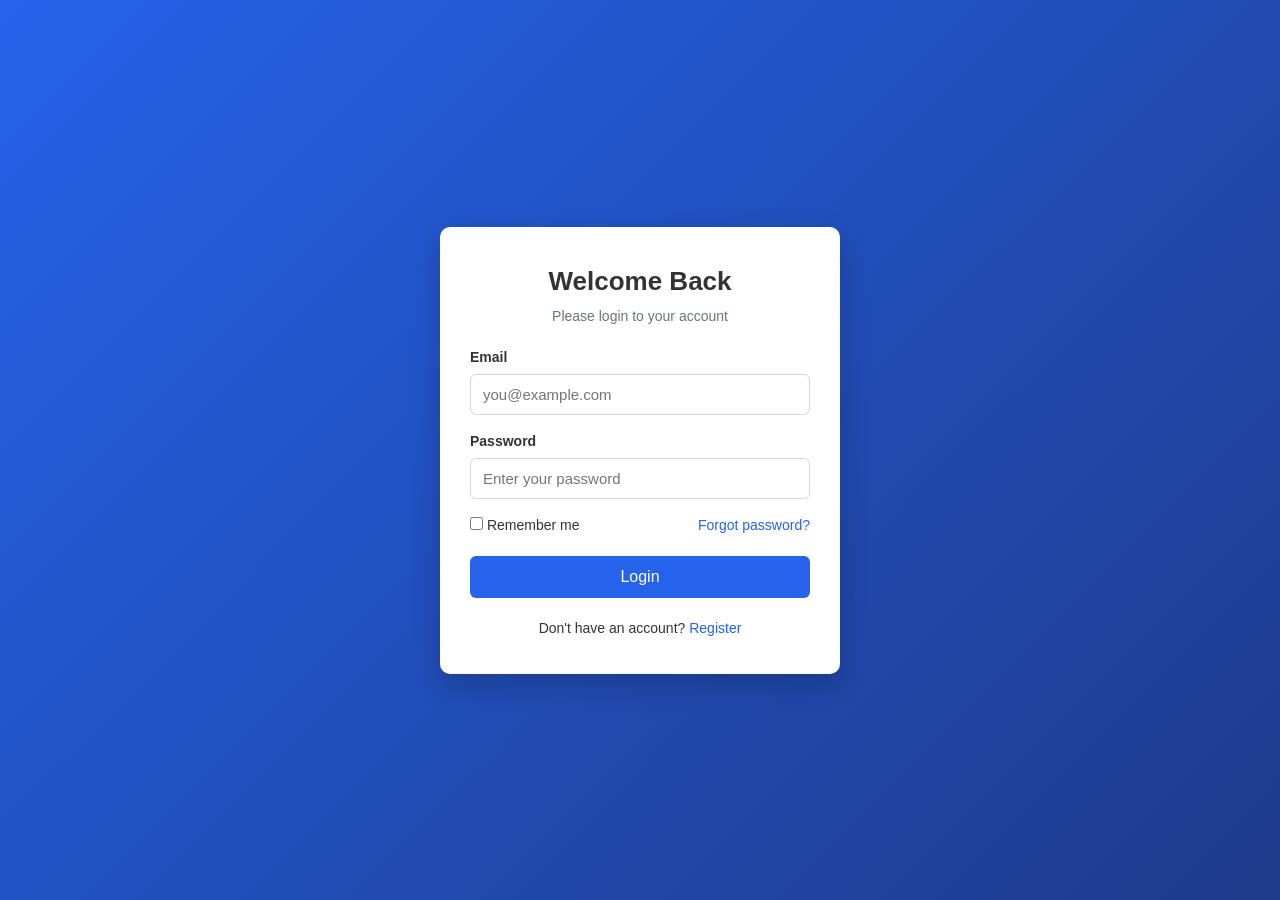
<file: Electric-shop/index.html>
<!DOCTYPE html>
<html lang="en">
<head>
    <meta charset="UTF-8">
    <meta name="viewport" content="width=device-width, initial-scale=1.0">
    <title>Login</title>
    <link rel="stylesheet" href="css/style.css">
</head>

<body class="auth-body">

    <div class="auth-card">

        <h1>Welcome Back</h1>
        <p class="subtitle">Please login to your account</p>

        <form id="loginForm" novalidate>

            <div class="form-group">
                <label for="email">Email</label>
                <input type="email" id="email" name="email" placeholder="you@example.com">
                <span class="error" id="emailError"></span>
            </div>

            <div class="form-group">
                <label for="password">Password</label>
                <input type="password" id="password" name="password" placeholder="Enter your password">
                <span class="error" id="passwordError"></span>
            </div>

            <div class="form-row">
                <label class="checkbox">
                    <input type="checkbox" name="remember"> Remember me
                </label>

                <a href="#">Forgot password?</a>
            </div>

            <button type="submit" class="btn">Login</button>

        </form>

        <p class="switch-text">
            Don't have an account?
            <a href="register.html">Register</a>
        </p>

    </div>

    <script src="js/login.js"></script>

</body>
</html>
</file>
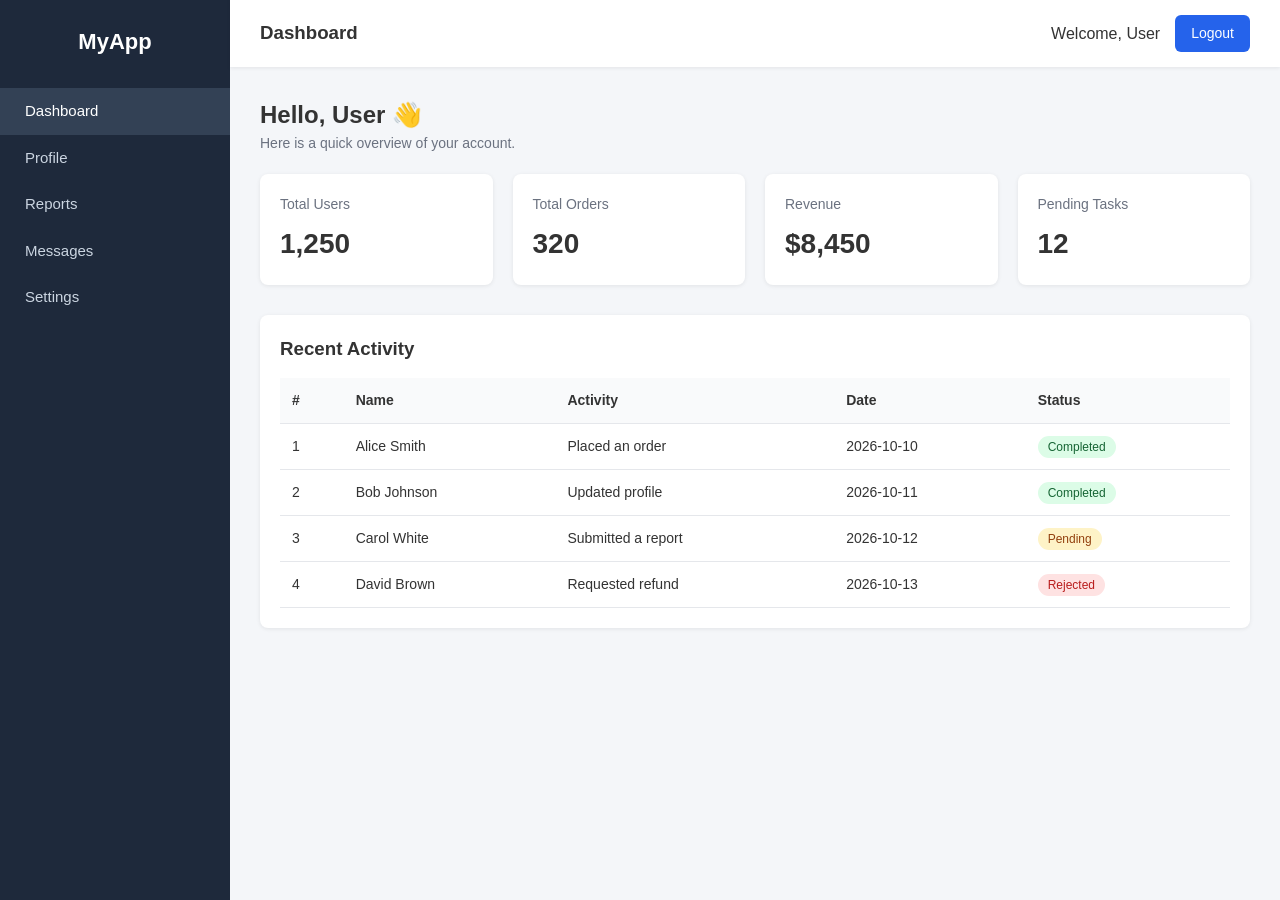
<file: Electric-shop/dashboard.html>
<!DOCTYPE html>
<html lang="en">
<head>
  <meta charset="UTF-8">
  <meta name="viewport" content="width=device-width, initial-scale=1.0">
  <title>Dashboard</title>
  <link rel="stylesheet" href="css/style.css">
</head>
<body>
  <div class="layout">

    <aside class="sidebar">
      <h2 class="logo">MyApp</h2>
      <nav>
        <a href="dashboard.html" class="active">Dashboard</a>
        <a href="#">Profile</a>
        <a href="#">Reports</a>
        <a href="#">Messages</a>
        <a href="#">Settings</a>
      </nav>
    </aside>

    <div class="main">
      <header class="topbar">
        <h3>Dashboard</h3>
        <div class="user-area">
          <span>Welcome, User</span>
          <a href="index.html" class="btn btn-small">Logout</a>
        </div>
      </header>

      <main class="content">
        <h2>Hello, User 👋</h2>
        <p class="subtitle">Here is a quick overview of your account.</p>

        <section class="cards">
          <div class="card">
            <h4>Total Users</h4>
            <p class="number">1,250</p>
          </div>
          <div class="card">
            <h4>Total Orders</h4>
            <p class="number">320</p>
          </div>
          <div class="card">
            <h4>Revenue</h4>
            <p class="number">$8,450</p>
          </div>
          <div class="card">
            <h4>Pending Tasks</h4>
            <p class="number">12</p>
          </div>
        </section>

        <section class="table-box">
          <h3>Recent Activity</h3>
          <table>
            <thead>
              <tr><th>#</th><th>Name</th><th>Activity</th><th>Date</th><th>Status</th></tr>
            </thead>
            <tbody>
              <tr><td>1</td><td>Alice Smith</td><td>Placed an order</td><td>2026-10-10</td><td><span class="badge success">Completed</span></td></tr>
              <tr><td>2</td><td>Bob Johnson</td><td>Updated profile</td><td>2026-10-11</td><td><span class="badge success">Completed</span></td></tr>
              <tr><td>3</td><td>Carol White</td><td>Submitted a report</td><td>2026-10-12</td><td><span class="badge warning">Pending</span></td></tr>
              <tr><td>4</td><td>David Brown</td><td>Requested refund</td><td>2026-10-13</td><td><span class="badge danger">Rejected</span></td></tr>
            </tbody>
          </table>
        </section>
      </main>
    </div>
  </div>
</body>
</html>
</file>
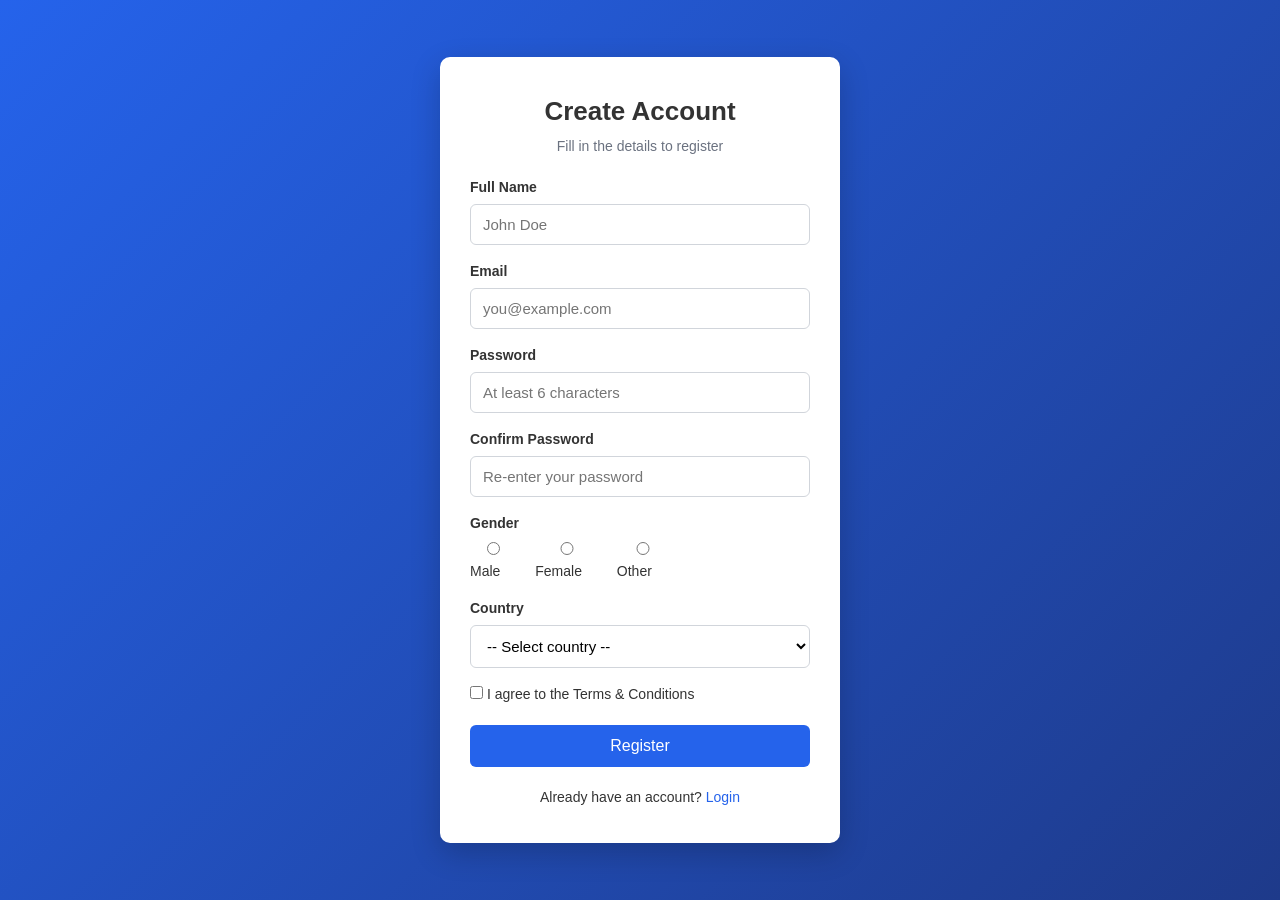
<file: Electric-shop/register.html>
<!DOCTYPE html>
<html lang="en">
<head>
  <meta charset="UTF-8">
  <meta name="viewport" content="width=device-width, initial-scale=1.0">
  <title>Register</title>
  <link rel="stylesheet" href="css/style.css">
</head>
<body class="auth-body">
  <div class="auth-card">
    <h1>Create Account</h1>
    <p class="subtitle">Fill in the details to register</p>

    <form action="index.html" method="get">
      <div class="form-group">
        <label for="name">Full Name</label>
        <input type="text" id="name" name="name" placeholder="John Doe" required>
      </div>

      <div class="form-group">
        <label for="email">Email</label>
        <input type="email" id="email" name="email" placeholder="you@example.com" required>
      </div>

      <div class="form-group">
        <label for="password">Password</label>
        <input type="password" id="password" name="password" placeholder="At least 6 characters" minlength="6" required>
      </div>

      <div class="form-group">
        <label for="confirm">Confirm Password</label>
        <input type="password" id="confirm" name="confirm" placeholder="Re-enter your password" minlength="6" required>
      </div>

      <div class="form-group">
        <label>Gender</label>
        <div class="radio-group">
          <label><input type="radio" name="gender" value="male" required> Male</label>
          <label><input type="radio" name="gender" value="female"> Female</label>
          <label><input type="radio" name="gender" value="other"> Other</label>
        </div>
      </div>

      <div class="form-group">
        <label for="country">Country</label>
        <select id="country" name="country" required>
          <option value="">-- Select country --</option>
          <option value="bangladesh">Bangladesh</option>
          <option value="india">India</option>
          <option value="usa">USA</option>
          <option value="uk">UK</option>
          <option value="other">Other</option>
        </select>
      </div>

      <label class="checkbox"><input type="checkbox" name="terms" required> I agree to the Terms &amp; Conditions</label>

      <button type="submit" class="btn">Register</button>
    </form>

    <p class="switch-text">Already have an account? <a href="index.html">Login</a></p>
  </div>
</body>
</html>
</file>
<file: Electric-shop/css/style.css>
/* ===== Reset & Base ===== */
* {
  margin: 0;
  padding: 0;
  box-sizing: border-box;
}

body {
  font-family: Arial, Helvetica, sans-serif;
  background-color: #f4f6f9;
  color: #333;
  line-height: 1.5;
}

a {
  color: #2563eb;
  text-decoration: none;
}

a:hover {
  text-decoration: underline;
}

.subtitle {
  color: #6b7280;
  font-size: 14px;
  margin-bottom: 20px;
}

/* ===== Buttons ===== */
.btn {
  display: block;
  width: 100%;
  padding: 12px;
  background-color: #2563eb;
  color: #fff;
  border: none;
  border-radius: 6px;
  font-size: 16px;
  cursor: pointer;
  transition: background-color 0.2s;
}

a.btn:hover {
  text-decoration: none;
}

.btn:hover {
  background-color: #1d4ed8;
}

.btn-small {
  display: inline-block;
  width: auto;
  text-align: center;
  padding: 8px 16px;
  font-size: 14px;
}

/* ===== Login & Register ===== */
.auth-body {
  min-height: 100vh;
  display: flex;
  justify-content: center;
  align-items: center;
  padding: 20px;
  background: linear-gradient(135deg, #2563eb, #1e3a8a);
}

.auth-card {
  width: 100%;
  max-width: 400px;
  background-color: #fff;
  padding: 35px 30px;
  border-radius: 10px;
  box-shadow: 0 10px 30px rgba(0, 0, 0, 0.2);
}

.auth-card h1 {
  font-size: 26px;
  margin-bottom: 5px;
  text-align: center;
}

.auth-card .subtitle {
  text-align: center;
}

.form-group {
  margin-bottom: 16px;
}

.form-group label {
  display: block;
  margin-bottom: 6px;
  font-size: 14px;
  font-weight: bold;
}

.form-group input {
  width: 100%;
  padding: 11px 12px;
  border: 1px solid #d1d5db;
  border-radius: 6px;
  font-size: 15px;
  outline: none;
}

.form-group select {
  width: 100%;
  padding: 11px 12px;
  border: 1px solid #d1d5db;
  border-radius: 6px;
  font-size: 15px;
  background-color: #fff;
  outline: none;
}

.form-group input:focus,
.form-group select:focus {
  border-color: #2563eb;
  box-shadow: 0 0 0 3px rgba(37, 99, 235, 0.15);
}

.radio-group {
  display: flex;
  gap: 18px;
  font-size: 14px;
}

.radio-group label {
  font-weight: normal;
  margin-bottom: 0;
  display: inline;
}

.form-row {
  display: flex;
  justify-content: space-between;
  align-items: center;
  margin-bottom: 20px;
  font-size: 14px;
}

.checkbox {
  display: block;
  font-size: 14px;
  margin-bottom: 20px;
}

.form-row .checkbox {
  margin-bottom: 0;
}

.switch-text {
  text-align: center;
  margin-top: 20px;
  font-size: 14px;
}

/* ===== Dashboard Layout ===== */
.layout {
  display: flex;
  min-height: 100vh;
}

.sidebar {
  width: 230px;
  background-color: #1e293b;
  color: #fff;
  padding: 25px 0;
}

.sidebar .logo {
  text-align: center;
  margin-bottom: 30px;
  font-size: 22px;
}

.sidebar nav a {
  display: block;
  padding: 12px 25px;
  color: #cbd5e1;
  font-size: 15px;
}

.sidebar nav a:hover,
.sidebar nav a.active {
  background-color: #334155;
  color: #fff;
  text-decoration: none;
}

.main {
  flex: 1;
  display: flex;
  flex-direction: column;
}

.topbar {
  display: flex;
  justify-content: space-between;
  align-items: center;
  background-color: #fff;
  padding: 15px 30px;
  box-shadow: 0 1px 4px rgba(0, 0, 0, 0.08);
}

.user-area {
  display: flex;
  align-items: center;
  gap: 15px;
}

.content {
  padding: 30px;
}

/* ===== Cards ===== */
.cards {
  display: grid;
  grid-template-columns: repeat(auto-fit, minmax(200px, 1fr));
  gap: 20px;
  margin-bottom: 30px;
}

.card {
  background-color: #fff;
  padding: 20px;
  border-radius: 8px;
  box-shadow: 0 1px 4px rgba(0, 0, 0, 0.08);
}

.card h4 {
  color: #6b7280;
  font-size: 14px;
  font-weight: normal;
}

.card .number {
  font-size: 28px;
  font-weight: bold;
  margin-top: 8px;
}

/* ===== Table ===== */
.table-box {
  background-color: #fff;
  padding: 20px;
  border-radius: 8px;
  box-shadow: 0 1px 4px rgba(0, 0, 0, 0.08);
  overflow-x: auto;
}

.table-box h3 {
  margin-bottom: 15px;
}

table {
  width: 100%;
  border-collapse: collapse;
  min-width: 500px;
}

th,
td {
  padding: 12px;
  text-align: left;
  border-bottom: 1px solid #e5e7eb;
  font-size: 14px;
}

th {
  background-color: #f9fafb;
}

.badge {
  padding: 4px 10px;
  border-radius: 12px;
  font-size: 12px;
}

.badge.success { background-color: #dcfce7; color: #166534; }
.badge.warning { background-color: #fef3c7; color: #92400e; }
.badge.danger  { background-color: #fee2e2; color: #b91c1c; }

/* ===== Responsive ===== */
@media (max-width: 768px) {
  .layout {
    flex-direction: column;
  }

  .sidebar {
    width: 100%;
    padding: 15px 0;
  }

  .sidebar .logo {
    margin-bottom: 10px;
  }

  .sidebar nav {
    display: flex;
    flex-wrap: wrap;
  }

  .sidebar nav a {
    padding: 10px 15px;
  }

  .topbar,
  .content {
    padding: 15px;
  }
}
</file>
